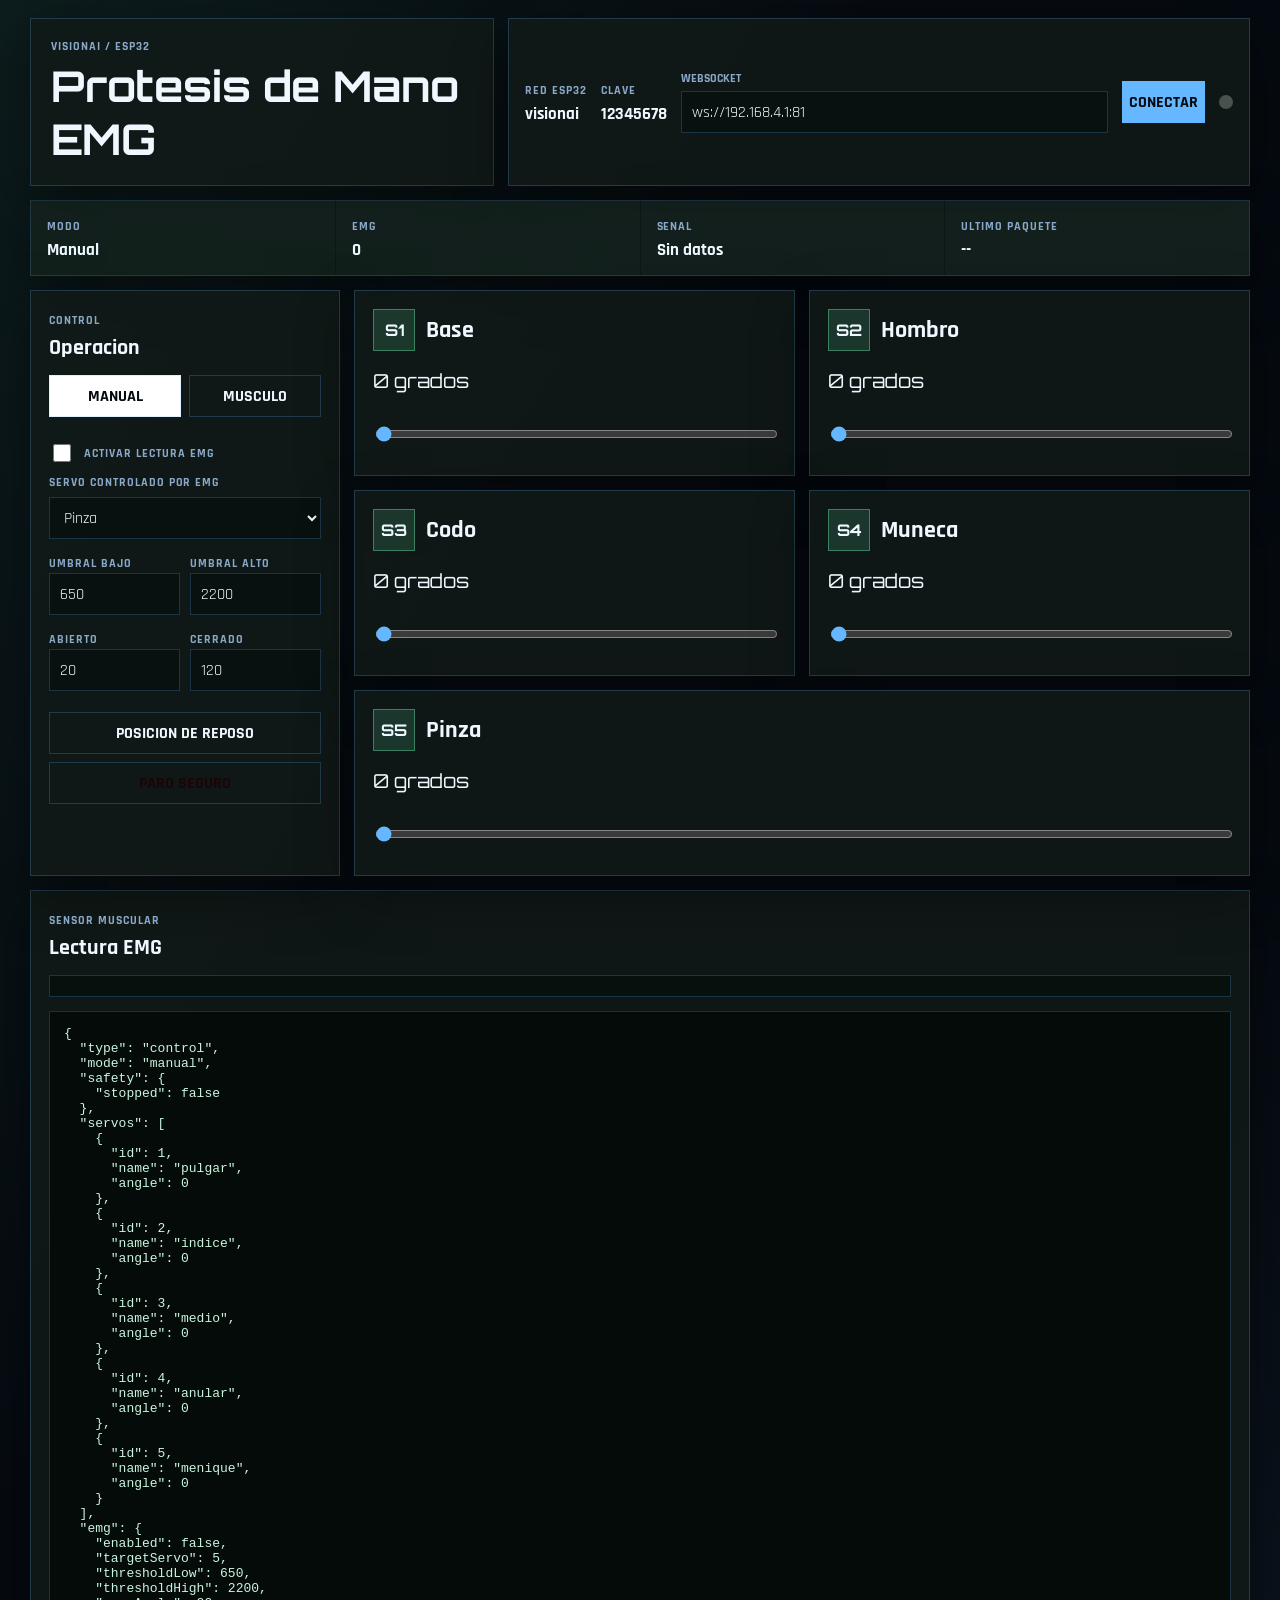
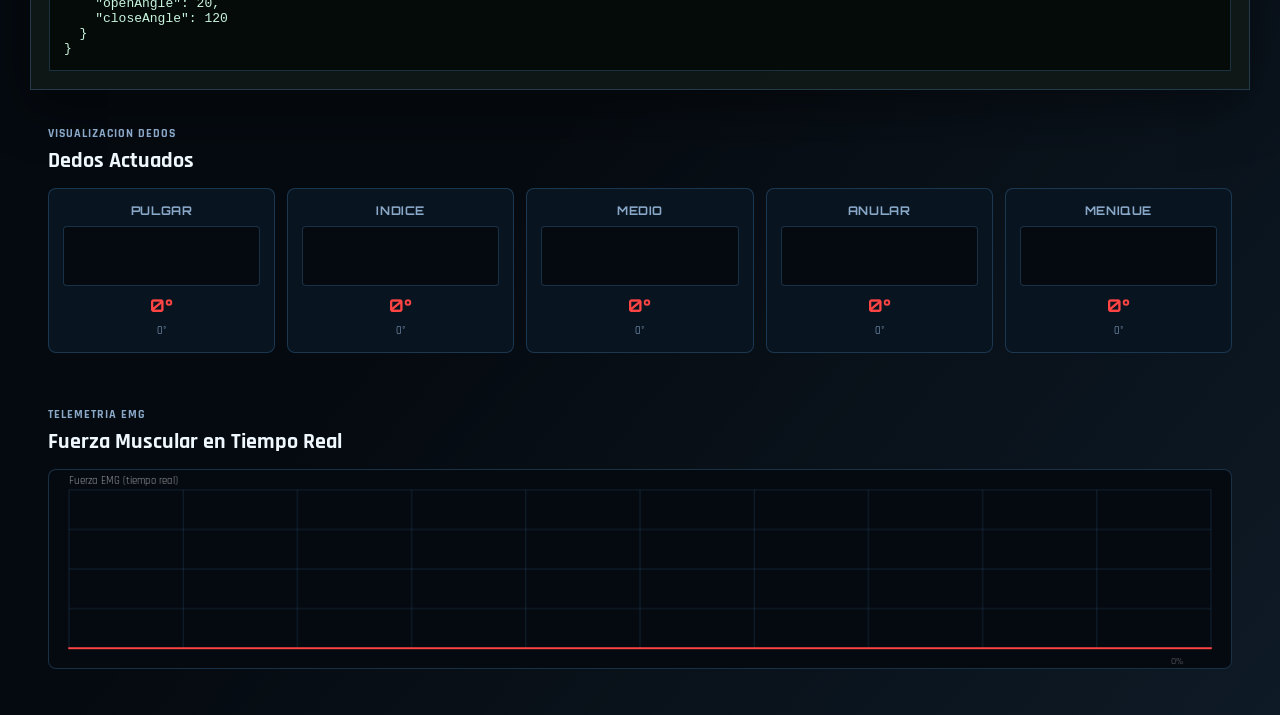
<file: index.html>
<!DOCTYPE html>
<html lang="es">
<head>
    <meta charset="UTF-8">
    <meta name="viewport" content="width=device-width, initial-scale=1.0">
    <title>VISIONAI HAND - PROTESIS EMG 5 DEDOS</title>
    <link rel="preconnect" href="https://fonts.googleapis.com">
    <link rel="preconnect" href="https://fonts.gstatic.com" crossorigin>
    <link href="https://fonts.googleapis.com/css2?family=Orbitron:wght@500;700&family=Rajdhani:wght@400;600;700&display=swap" rel="stylesheet">
    <link rel="stylesheet" href="style.css">
</head>
<body>
    <main class="app-shell">
        <header class="topbar">
            <section class="brand-block" aria-label="Identidad del sistema">
                <span class="eyebrow">VISIONAI / ESP32</span>
                <h1>Protesis de Mano EMG</h1>
            </section>

            <section class="network-card" aria-label="Conexion del ESP32">
                <div>
                    <span class="label">Red ESP32</span>
                    <strong>visionai</strong>
                </div>
                <div>
                    <span class="label">Clave</span>
                    <strong>12345678</strong>
                </div>
                <div class="endpoint-wrap">
                    <label for="esp32-url">WebSocket</label>
                    <input id="esp32-url" type="text" value="ws://192.168.4.1:81">
                </div>
                <button id="connect-btn" type="button">Conectar</button>
                <span id="link-led" class="link-led" aria-label="Estado de conexion"></span>
            </section>
        </header>

        <section class="status-strip" aria-label="Estado general">
            <article>
                <span class="label">Modo</span>
                <strong id="mode-readout">Manual</strong>
            </article>
            <article>
                <span class="label">EMG</span>
                <strong id="emg-readout">0</strong>
            </article>
            <article>
                <span class="label">Senal</span>
                <strong id="signal-readout">Sin datos</strong>
            </article>
            <article>
                <span class="label">Ultimo paquete</span>
                <strong id="packet-readout">--</strong>
            </article>
        </section>

        <section class="control-layout">
            <aside class="control-panel">
                <div class="panel-heading">
                    <span class="eyebrow">Control</span>
                    <h2>Operacion</h2>
                </div>

                <div class="mode-switch" role="group" aria-label="Seleccion de modo">
                    <button id="manual-mode" class="is-active" type="button">Manual</button>
                    <button id="emg-mode" type="button">Musculo</button>
                </div>

                <label class="toggle-row">
                    <input id="enable-emg" type="checkbox">
                    <span>Activar lectura EMG</span>
                </label>

                <label class="field">
                    <span>Servo controlado por EMG</span>
                    <select id="emg-servo">
                        <option value="4">Pinza</option>
                        <option value="0">Base</option>
                        <option value="1">Hombro</option>
                        <option value="2">Codo</option>
                        <option value="3">Muneca</option>
                    </select>
                </label>

                <div class="field two-col">
                    <label>
                        <span>Umbral bajo</span>
                        <input id="emg-low" type="number" min="0" max="4095" value="650">
                    </label>
                    <label>
                        <span>Umbral alto</span>
                        <input id="emg-high" type="number" min="0" max="4095" value="2200">
                    </label>
                </div>

                <div class="field two-col">
                    <label>
                        <span>Abierto</span>
                        <input id="open-angle" type="number" min="0" max="180" value="20">
                    </label>
                    <label>
                        <span>Cerrado</span>
                        <input id="close-angle" type="number" min="0" max="180" value="120">
                    </label>
                </div>

                <button id="rest-btn" class="secondary-action" type="button">Posicion de reposo</button>
                <button id="stop-btn" class="danger-action" type="button">Paro seguro</button>
            </aside>

            <section class="servo-board" aria-label="Servos del brazo robotico">
                <article class="servo-card" data-servo="0">
                    <div class="servo-top">
                        <span class="servo-index">S1</span>
                        <h3>Base</h3>
                    </div>
                    <output id="servo-value-0">90 grados</output>
                    <input id="servo-0" type="range" min="0" max="180" value="90">
                </article>

                <article class="servo-card" data-servo="1">
                    <div class="servo-top">
                        <span class="servo-index">S2</span>
                        <h3>Hombro</h3>
                    </div>
                    <output id="servo-value-1">90 grados</output>
                    <input id="servo-1" type="range" min="0" max="180" value="90">
                </article>

                <article class="servo-card" data-servo="2">
                    <div class="servo-top">
                        <span class="servo-index">S3</span>
                        <h3>Codo</h3>
                    </div>
                    <output id="servo-value-2">90 grados</output>
                    <input id="servo-2" type="range" min="0" max="180" value="90">
                </article>

                <article class="servo-card" data-servo="3">
                    <div class="servo-top">
                        <span class="servo-index">S4</span>
                        <h3>Muneca</h3>
                    </div>
                    <output id="servo-value-3">90 grados</output>
                    <input id="servo-3" type="range" min="0" max="180" value="90">
                </article>

                <article class="servo-card grip-card" data-servo="4">
                    <div class="servo-top">
                        <span class="servo-index">S5</span>
                        <h3>Pinza</h3>
                    </div>
                    <output id="servo-value-4">90 grados</output>
                    <input id="servo-4" type="range" min="0" max="180" value="90">
                </article>
            </section>
        </section>

        <section class="telemetry-panel" aria-label="Telemetria EMG">
            <div class="panel-heading">
                <span class="eyebrow">Sensor muscular</span>
                <h2>Lectura EMG</h2>
            </div>
            <div class="emg-meter">
                <div id="emg-bar" class="emg-bar"></div>
            </div>
            <pre id="payload-preview">{}</pre>
        </section>

        <section class="finger-panel" aria-label="Activacion dedos">
            <div class="panel-heading">
                <span class="eyebrow">Visualizacion dedos</span>
                <h2>Dedos Actuados</h2>
            </div>
            <div class="finger-grid" id="muscle-grid">
            </div>
        </section>

        <section class="force-panel" aria-label="Grafica de fuerza EMG">
            <div class="panel-heading">
                <span class="eyebrow">Telemetria EMG</span>
                <h2>Fuerza Muscular en Tiempo Real</h2>
            </div>
            <canvas id="force-canvas" class="force-canvas" aria-label="Grafica lineal de fuerza EMG"></canvas>
        </section>
    </main>

    <script src="app.js"></script>
</body>
</html>
</file>
<file: style.css>
:root {
    --bg: #050a10;
    --panel: #0a1420;
    --panel-2: #0d1b2e;
    --line: rgba(101, 183, 255, 0.22);
    --text: #f0f8ff;
    --muted: #8aa8c8;
    --blue: #65b7ff;
    --blue-bright: #8dd3ff;
    --white: #ffffff;
    --red: #ff4444;
    --red-bright: #ff6b6b;
    --shadow: 0 18px 50px rgba(0, 0, 0, 0.4);
}

* {
    box-sizing: border-box;
}

body {
    min-height: 100vh;
    margin: 0;
    background:
        linear-gradient(120deg, rgba(104, 242, 176, 0.08), transparent 34%),
        linear-gradient(310deg, rgba(101, 183, 255, 0.09), transparent 38%),
        var(--bg);
    color: var(--text);
    font-family: "Rajdhani", Arial, sans-serif;
}

button,
input,
select {
    font: inherit;
}

button {
    cursor: pointer;
}

.app-shell {
    width: min(1220px, calc(100% - 28px));
    margin: 0 auto;
    padding: 18px 0 28px;
}

.topbar {
    display: grid;
    grid-template-columns: minmax(230px, 1fr) minmax(520px, 1.6fr);
    gap: 14px;
    align-items: stretch;
}

.brand-block,
.network-card,
.status-strip,
.control-panel,
.servo-card,
.telemetry-panel {
    background: rgba(16, 26, 23, 0.88);
    border: 1px solid var(--line);
    box-shadow: var(--shadow);
}

.brand-block {
    padding: 20px;
    display: flex;
    flex-direction: column;
    justify-content: center;
}

.eyebrow,
.label,
label span {
    color: var(--muted);
    font-size: 0.76rem;
    font-weight: 700;
    letter-spacing: 0.08em;
    text-transform: uppercase;
}

h1,
h2,
h3 {
    margin: 0;
    letter-spacing: 0;
}

h1 {
    margin-top: 5px;
    font-family: "Orbitron", sans-serif;
    font-size: clamp(1.45rem, 3.6vw, 2.65rem);
}

.network-card {
    display: grid;
    grid-template-columns: auto auto minmax(190px, 1fr) auto auto;
    gap: 14px;
    align-items: center;
    padding: 16px;
}

.network-card strong,
.status-strip strong {
    display: block;
    margin-top: 3px;
    font-size: 1.08rem;
}

.endpoint-wrap {
    display: grid;
    gap: 5px;
}

.endpoint-wrap label {
    color: var(--muted);
    font-size: 0.76rem;
    font-weight: 700;
    text-transform: uppercase;
}

input,
select {
    width: 100%;
    min-height: 42px;
    border: 1px solid var(--line);
    background: #08110f;
    color: var(--text);
    padding: 8px 10px;
    outline: none;
}

input:focus,
select:focus {
    border-color: var(--mint);
}

#connect-btn,
.secondary-action,
.danger-action,
.mode-switch button {
    min-height: 42px;
    border: 1px solid transparent;
    color: #050a10;
    background: var(--blue);
    font-weight: 800;
    text-transform: uppercase;
}

.link-led {
    width: 14px;
    height: 14px;
    border-radius: 50%;
    background: #48514d;
}

.link-led.is-online {
    background: var(--blue);
    box-shadow: 0 0 16px var(--blue);
}

.status-strip {
    display: grid;
    grid-template-columns: repeat(4, 1fr);
    gap: 1px;
    margin: 14px 0;
    overflow: hidden;
}

.status-strip article {
    background: rgba(20, 35, 31, 0.72);
    padding: 14px 16px;
}

.control-layout {
    display: grid;
    grid-template-columns: 310px 1fr;
    gap: 14px;
}

.control-panel,
.telemetry-panel {
    padding: 18px;
}

.panel-heading {
    margin-bottom: 14px;
}

.panel-heading h2 {
    margin-top: 4px;
    font-size: 1.35rem;
}

.mode-switch {
    display: grid;
    grid-template-columns: 1fr 1fr;
    gap: 8px;
    margin-bottom: 14px;
}

.mode-switch button {
    background: transparent;
    color: var(--text);
    border-color: var(--line);
}

.mode-switch button.is-active {
    background: var(--white);
    color: #050a10;
}

.toggle-row {
    display: flex;
    align-items: center;
    gap: 10px;
    min-height: 44px;
    padding: 10px 0;
}

.toggle-row input {
    width: 18px;
    min-height: 18px;
}

.field {
    display: grid;
    gap: 7px;
    margin-bottom: 13px;
}

.two-col {
    grid-template-columns: 1fr 1fr;
    gap: 10px;
}

.secondary-action,
.danger-action {
    width: 100%;
    margin-top: 8px;
    background: transparent;
    color: var(--text);
    border-color: var(--line);
}

.danger-action {
    color: #1b0508;
    background: var(--danger);
}

.servo-board {
    display: grid;
    grid-template-columns: repeat(2, minmax(0, 1fr));
    gap: 14px;
}

.servo-card {
    min-height: 158px;
    padding: 18px;
    display: grid;
    align-content: space-between;
    gap: 18px;
}

.grip-card {
    grid-column: 1 / -1;
}

.servo-top {
    display: flex;
    align-items: center;
    gap: 11px;
}

.servo-index {
    display: grid;
    place-items: center;
    width: 42px;
    height: 42px;
    background: rgba(104, 242, 176, 0.14);
    border: 1px solid rgba(104, 242, 176, 0.4);
    color: var(--mint);
    font-family: "Orbitron", sans-serif;
    font-weight: 700;
}

.servo-card h3 {
    font-size: 1.5rem;
}

output {
    color: var(--amber);
    font-family: "Orbitron", sans-serif;
    font-size: 1.2rem;
}

input[type="range"] {
    padding: 0;
    accent-color: var(--blue);
}

.telemetry-panel {
    margin-top: 14px;
}

.emg-meter {
    height: 22px;
    background: #07100d;
    border: 1px solid var(--line);
    overflow: hidden;
}

.emg-bar {
    width: 0%;
    height: 100%;
    background: linear-gradient(90deg, var(--red), var(--blue), var(--white));
    transition: width 0.12s ease;
}

pre {
    min-height: 112px;
    margin: 14px 0 0;
    padding: 14px;
    overflow: auto;
    background: #050b09;
    border: 1px solid var(--line);
    color: #c9f5df;
}

.is-stopped .servo-card,
.is-stopped .telemetry-panel,
.is-stopped .finger-panel,
.is-stopped .force-panel {
    border-color: rgba(255, 68, 68, 0.65);
}

@media (max-width: 900px) {
    .topbar,
    .control-layout,
    .network-card,
    .status-strip {
        grid-template-columns: 1fr;
    }

    .network-card {
        align-items: stretch;
    }

    .servo-board {
        grid-template-columns: 1fr;
    }

    .grip-card {
        grid-column: auto;
    }
}

.finger-panel,
.force-panel {
    margin-top: 14px;
    padding: 18px;
}

.finger-grid {
    display: grid;
    grid-template-columns: repeat(5, 1fr);
    gap: 12px;
}

.finger-item {
    background: #081420;
    border: 1px solid var(--line);
    border-radius: 8px;
    padding: 14px;
    display: flex;
    flex-direction: column;
    align-items: center;
    gap: 8px;
    transition: all 0.2s ease;
}

.finger-item.active {
    border-color: var(--red);
    box-shadow: 0 0 20px rgba(255, 68, 68, 0.3);
}

.finger-item.emg-target {
    border-color: var(--blue);
    background: rgba(101, 183, 255, 0.12);
}

.finger-name {
    font-family: "Orbitron", sans-serif;
    font-size: 0.75rem;
    font-weight: 700;
    color: var(--muted);
    text-transform: uppercase;
    letter-spacing: 0.05em;
}

.finger-bar-container {
    width: 100%;
    height: 60px;
    background: #050a10;
    border: 1px solid var(--line);
    border-radius: 4px;
    overflow: hidden;
    position: relative;
}

.finger-bar {
    width: 0%;
    height: 100%;
    background: linear-gradient(180deg, var(--red), var(--blue), var(--white));
    transition: width 0.15s ease, background 0.2s ease;
    border-radius: 3px 3px 0 0;
}

.finger-value {
    font-family: "Orbitron", sans-serif;
    font-size: 1.1rem;
    font-weight: 700;
    color: var(--red);
}

.finger-item.emg-target .finger-value {
    color: var(--blue);
}

.finger-label {
    font-size: 0.7rem;
    color: var(--muted);
    text-align: center;
}

.force-canvas {
    width: 100%;
    height: 200px;
    background: #050a10;
    border: 1px solid var(--line);
    border-radius: 8px;
    display: block;
}

@media (max-width: 900px) {
    .finger-grid {
        grid-template-columns: repeat(3, 1fr);
    }
}

@media (max-width: 560px) {
    .app-shell {
        width: min(100% - 18px, 1220px);
        padding-top: 9px;
    }

    .brand-block,
    .network-card,
    .control-panel,
    .servo-card,
    .telemetry-panel,
    .finger-panel,
    .force-panel {
        padding: 14px;
    }

    .two-col {
        grid-template-columns: 1fr;
    }

    .finger-grid {
        grid-template-columns: repeat(2, 1fr);
    }
}
</file>
